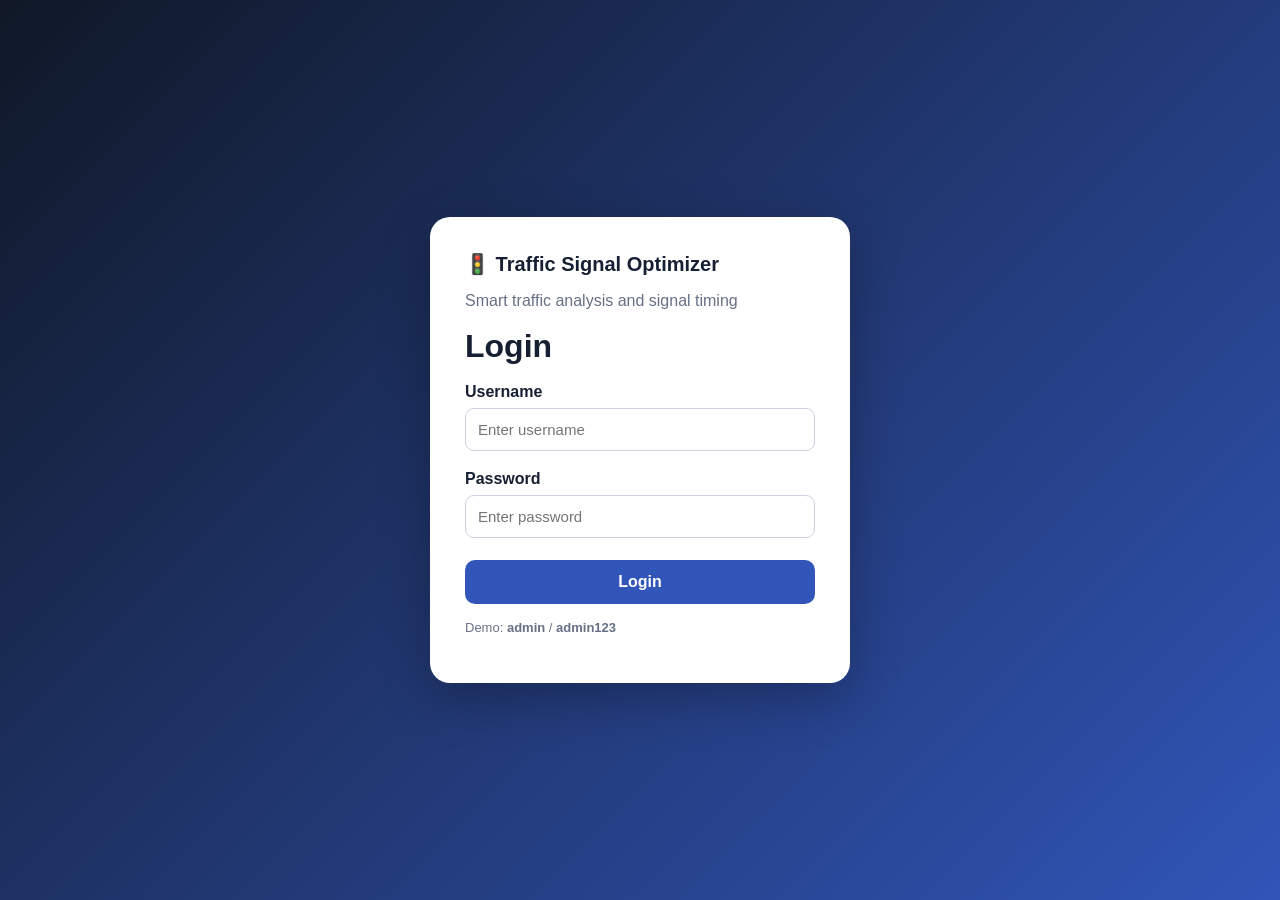
<file: index.html>
<!DOCTYPE html>
<html lang="en">
<head><meta charset="UTF-8"><meta name="viewport" content="width=device-width,initial-scale=1.0"><title>Login | Traffic Signal Optimizer</title><link rel="stylesheet" href="style.css"></head>
<body class="auth-page">
<div class="auth-card">
  <div class="brand">🚦 Traffic Signal Optimizer</div>
  <p class="muted">Smart traffic analysis and signal timing</p>
  <h1>Login</h1>
  <label>Username</label><input id="username" placeholder="Enter username">
  <label>Password</label><input id="password" type="password" placeholder="Enter password">
  <button onclick="login()">Login</button>
  <p id="error" class="error"></p>
  <p class="hint">Demo: <b>admin</b> / <b>admin123</b></p>
</div>
<script>
function login(){
  const u=document.getElementById('username').value.trim(), p=document.getElementById('password').value;
  if(u==='admin' && p==='admin123'){
    sessionStorage.setItem('loggedIn','true'); location.href='home.html';
  } else document.getElementById('error').textContent='Please enter the correct username and password.';
}
</script>
</body></html>
</file>
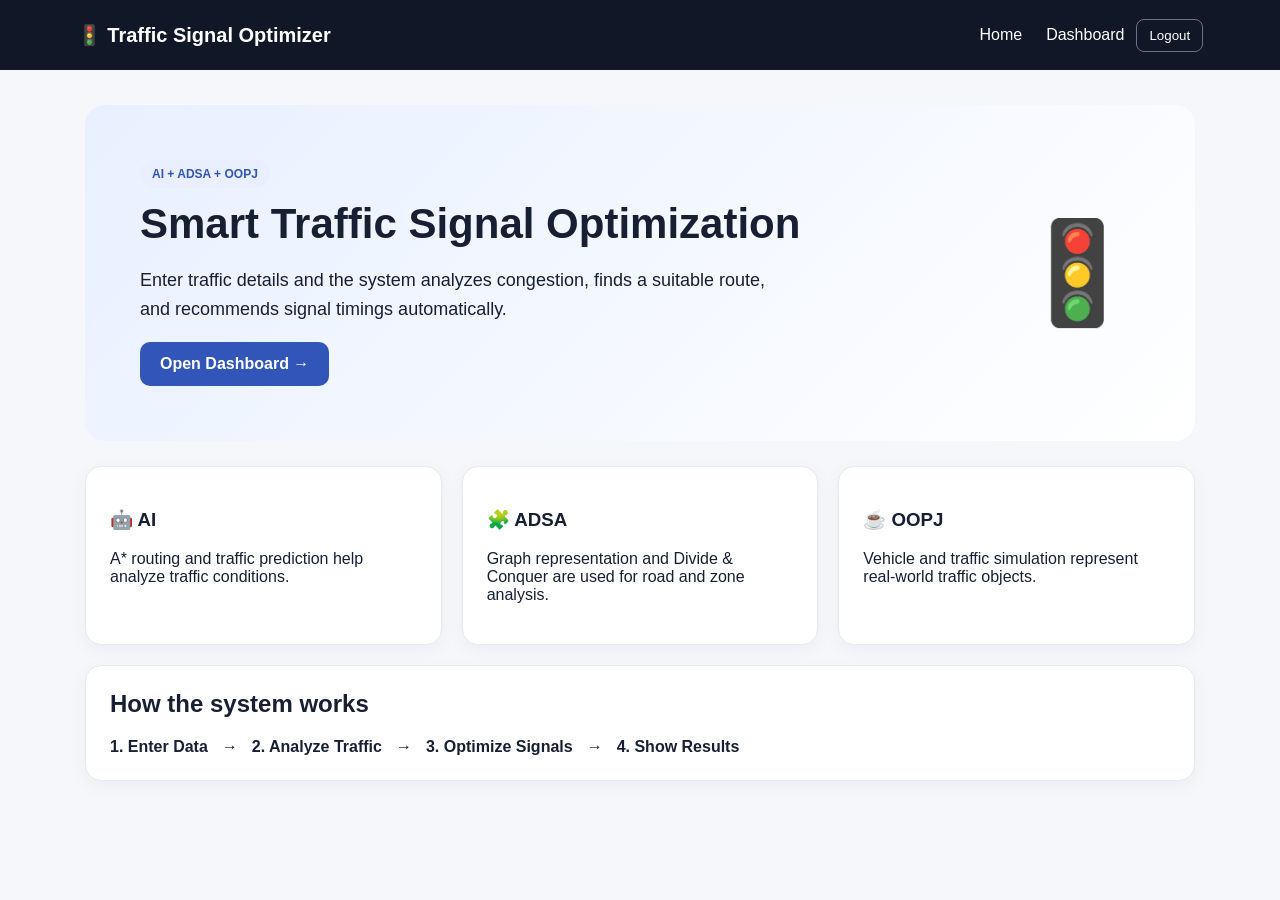
<file: home.html>
<!DOCTYPE html>
<html lang="en">
<head><meta charset="UTF-8"><meta name="viewport" content="width=device-width,initial-scale=1.0"><title>Home | Traffic Signal Optimizer</title><link rel="stylesheet" href="style.css"></head>
<body>
<nav><div class="brand">🚦 Traffic Signal Optimizer</div><div><a href="home.html">Home</a><a href="dashboard.html">Dashboard</a><button class="navbtn" onclick="logout()">Logout</button></div></nav>
<main class="container">
<section class="hero">
  <div><span class="tag">AI + ADSA + OOPJ</span><h1>Smart Traffic Signal Optimization</h1>
  <p>Enter traffic details and the system analyzes congestion, finds a suitable route, and recommends signal timings automatically.</p>
  <a class="primary" href="dashboard.html">Open Dashboard →</a></div>
  <div class="hero-icon">🚦</div>
</section>
<section class="grid three">
  <div class="card"><h3>🤖 AI</h3><p>A* routing and traffic prediction help analyze traffic conditions.</p></div>
  <div class="card"><h3>🧩 ADSA</h3><p>Graph representation and Divide & Conquer are used for road and zone analysis.</p></div>
  <div class="card"><h3>☕ OOPJ</h3><p>Vehicle and traffic simulation represent real-world traffic objects.</p></div>
</section>
<section class="card">
<h2>How the system works</h2>
<div class="steps"><span>1. Enter Data</span><span>→</span><span>2. Analyze Traffic</span><span>→</span><span>3. Optimize Signals</span><span>→</span><span>4. Show Results</span></div>
</section>
</main>
<script>function logout(){sessionStorage.removeItem('loggedIn');location.href='login.html';}</script>
</body></html>
</file>
<file: style.css>
*{box-sizing:border-box}body{margin:0;font-family:Arial,Helvetica,sans-serif;background:#f5f7fb;color:#172033}nav{height:70px;background:#101827;color:#fff;display:flex;align-items:center;justify-content:space-between;padding:0 6%;position:sticky;top:0;z-index:10}.brand{font-size:20px;font-weight:700}nav a{color:#fff;text-decoration:none;margin:0 12px}.navbtn{background:transparent;color:#fff;border:1px solid #697386;border-radius:8px;padding:8px 12px}.container{max-width:1150px;margin:0 auto;padding:35px 20px}.hero{background:linear-gradient(135deg,#e8f0ff,#fff);border-radius:20px;padding:55px;display:flex;justify-content:space-between;align-items:center;margin-bottom:25px}.hero h1{font-size:42px;margin:12px 0}.hero p{max-width:650px;font-size:18px;line-height:1.6}.hero-icon{font-size:100px}.tag{display:inline-block;background:#e9efff;color:#3155b8;border-radius:30px;padding:7px 12px;font-size:12px;font-weight:700}.primary{display:inline-block;background:#3155b8;color:#fff;text-decoration:none;border:0;border-radius:10px;padding:13px 20px;font-weight:700;cursor:pointer}.grid{display:grid;gap:20px;margin-bottom:20px}.three{grid-template-columns:repeat(3,1fr)}.two{grid-template-columns:repeat(2,1fr)}.card,.result-card{background:#fff;border:1px solid #e5e9f1;border-radius:16px;padding:24px;box-shadow:0 5px 18px #1720330b}.result-card{min-height:180px}.result-card .icon{font-size:28px}.big{font-size:27px;font-weight:800;margin:12px 0}.muted{color:#667085}.page-title{margin-bottom:22px}.page-title h1{margin:8px 0;font-size:36px}.form-grid{display:grid;grid-template-columns:repeat(4,1fr);gap:16px;margin-bottom:20px}.form-grid div{display:flex;flex-direction:column}label{font-weight:700;margin-bottom:7px}input,select{padding:12px;border:1px solid #ccd3df;border-radius:9px;font-size:15px;background:#fff}.card h2{margin-top:0}.success{color:#18864b;font-weight:700}.route{font-size:25px;font-weight:800;padding:18px;background:#f1f5ff;border-radius:12px;margin:15px 0}.zone-row{display:flex;justify-content:space-between;padding:12px 0;border-bottom:1px solid #edf0f5}.bar{height:12px;background:#e9edf3;border-radius:20px;margin-top:18px;overflow:hidden}.bar span{display:block;height:100%;background:#3155b8;width:46%}.chips{display:flex;flex-wrap:wrap;gap:10px}.chips span{background:#eef2f7;border-radius:20px;padding:8px 12px;font-size:13px}.steps{display:flex;gap:14px;flex-wrap:wrap;align-items:center;font-weight:700}.explanation{border-left:5px solid #3155b8}.auth-page{min-height:100vh;display:grid;place-items:center;background:linear-gradient(135deg,#101827,#3155b8)}.auth-card{width:min(420px,90%);background:#fff;border-radius:20px;padding:35px;box-shadow:0 15px 50px #0004}.auth-card h1{margin:18px 0}.auth-card label{display:block;margin-top:15px}.auth-card input{width:100%;margin-bottom:4px}.auth-card button{width:100%;margin-top:18px;background:#3155b8;color:#fff;border:0;border-radius:10px;padding:13px;font-size:16px;font-weight:700}.error{color:#c62828}.hint{font-size:13px;color:#667085}@media(max-width:800px){.three,.two,.form-grid{grid-template-columns:1fr}.hero{padding:30px}.hero h1{font-size:32px}.hero-icon{font-size:65px}nav{padding:0 3%;}nav a{margin:0 5px}.brand{font-size:16px}}
</file>
